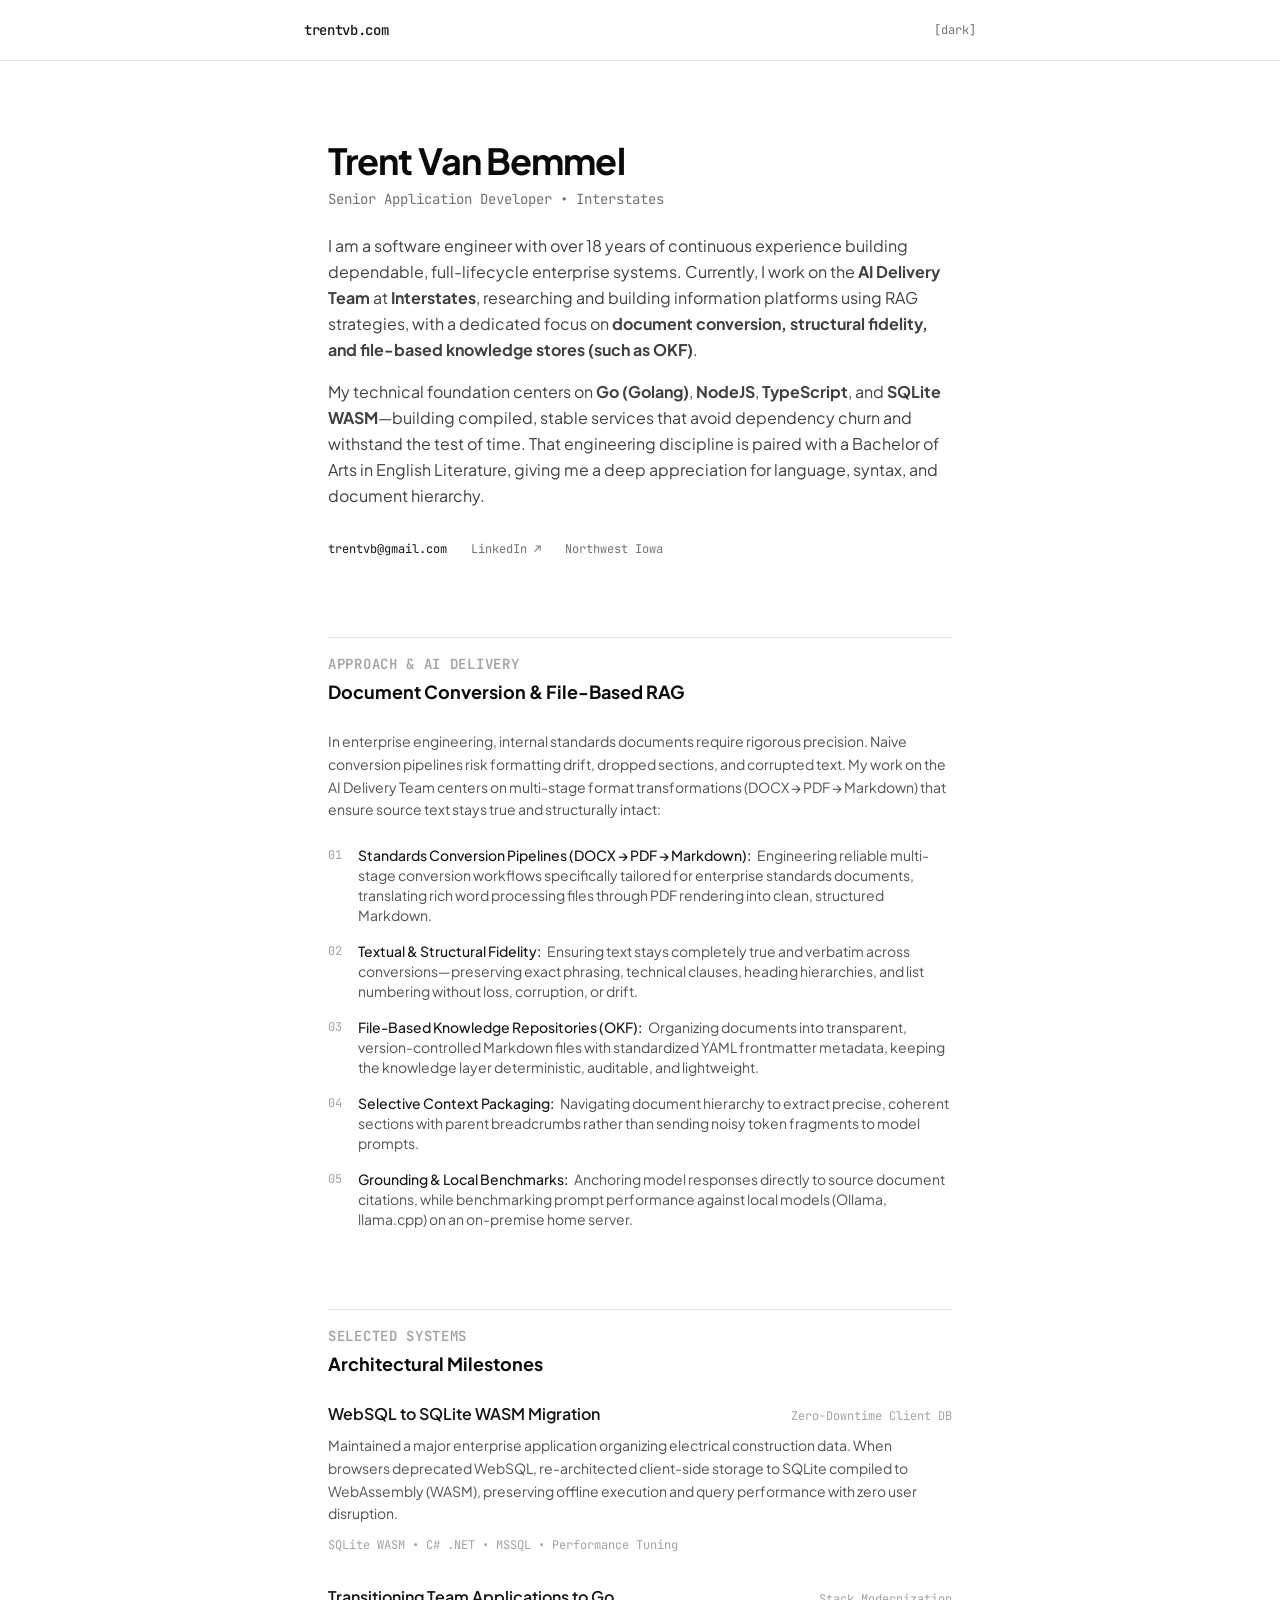
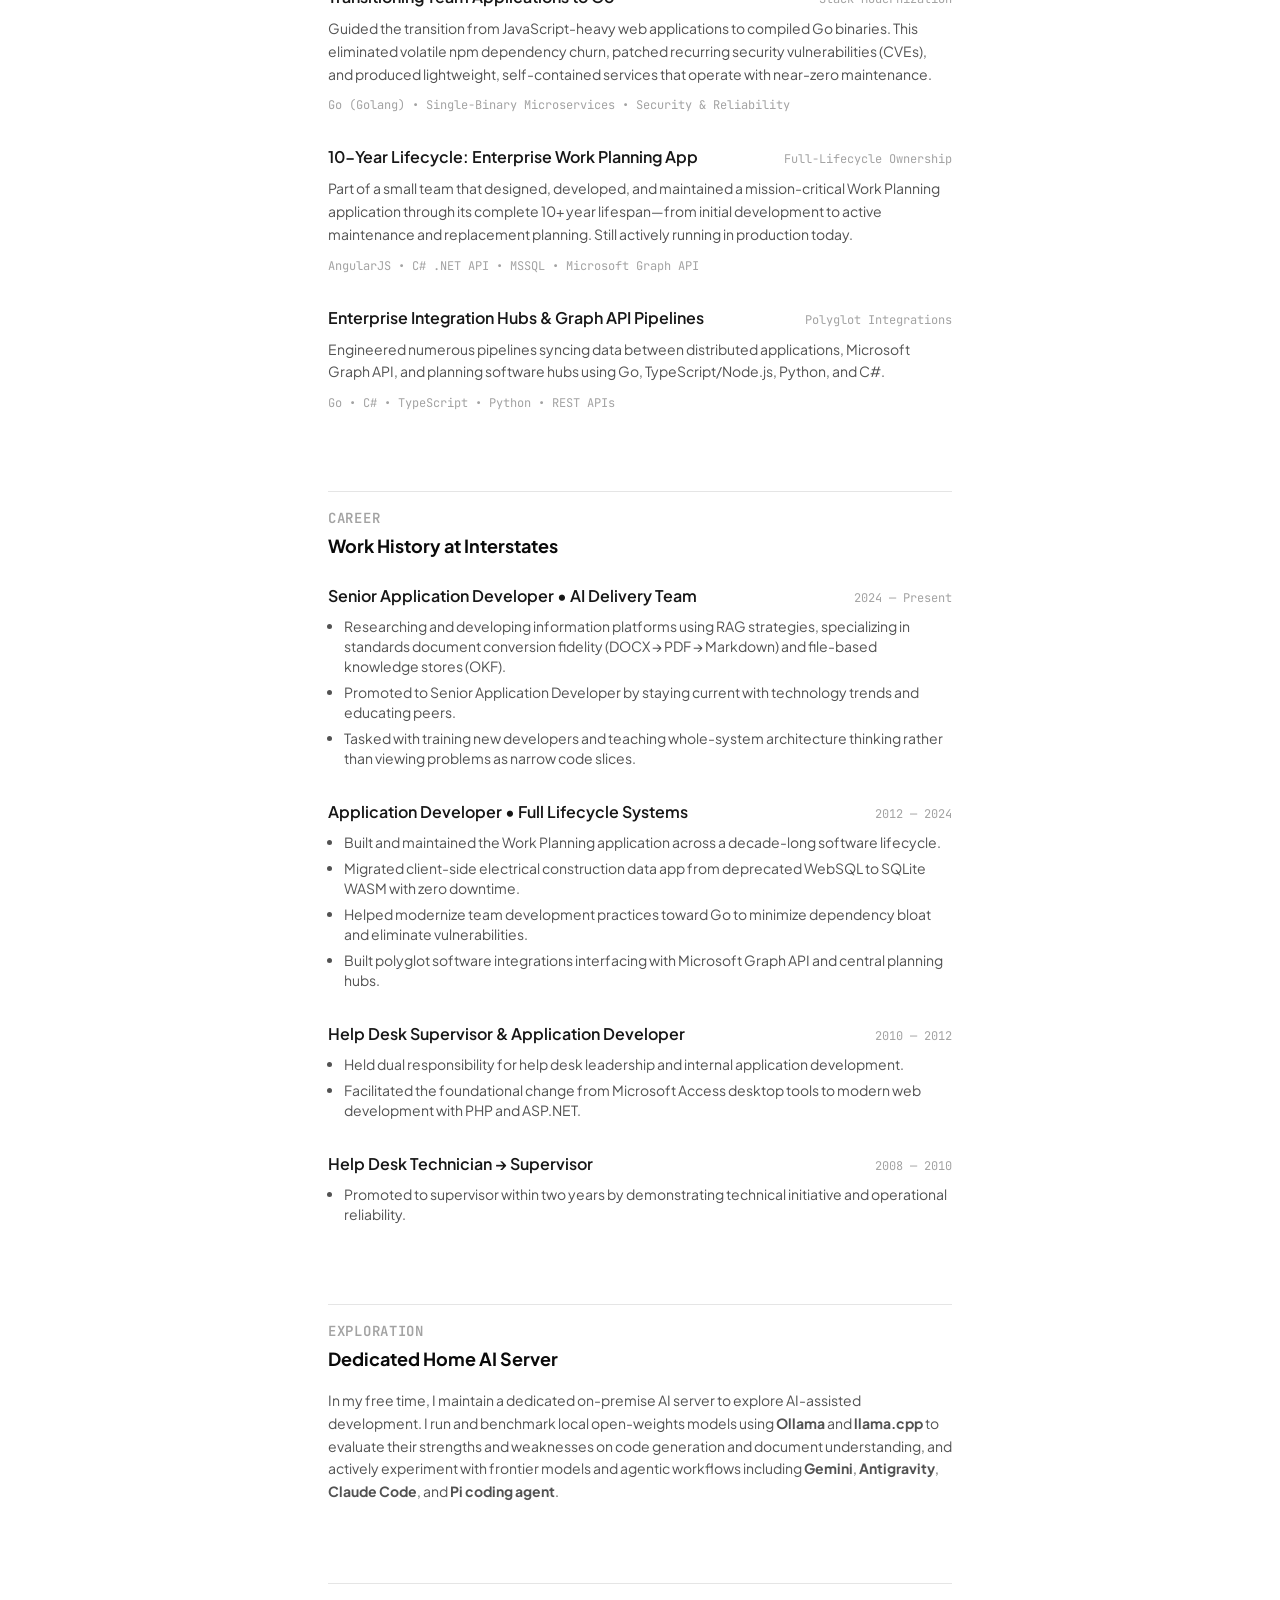
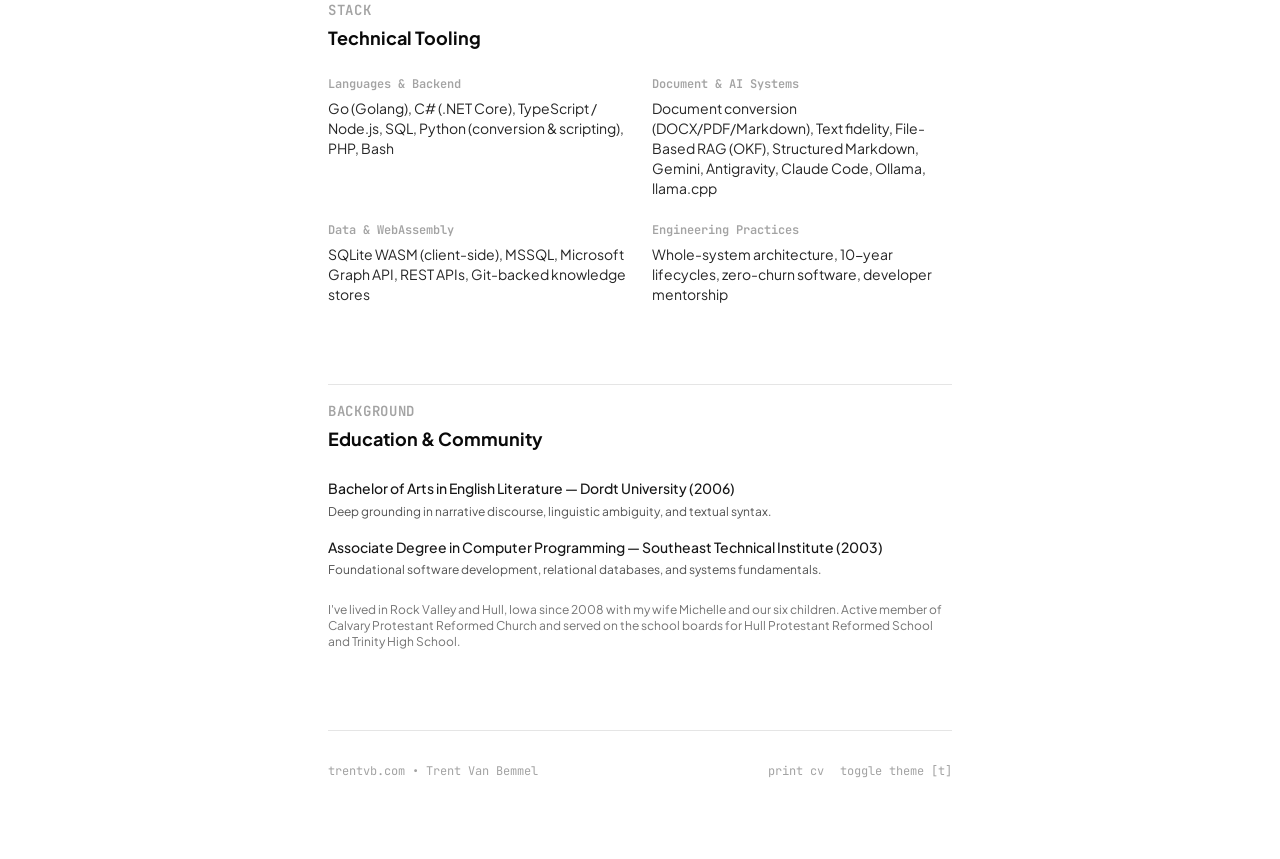
<file: index.html>
<!DOCTYPE html>
<html lang="en" class="dark scroll-smooth">
<head>
  <meta charset="UTF-8">
  <meta name="viewport" content="width=device-width, initial-scale=1.0">
  <meta name="description" content="Trent Van Bemmel - Senior Application Developer at Interstates specializing in Document Conversion, File-Based RAG (OKF), Go, and resilient distributed systems.">
  <title>Trent Van Bemmel | trentvb.com</title>
  
  <link rel="preconnect" href="https://fonts.googleapis.com">
  <link rel="preconnect" href="https://fonts.gstatic.com" crossorigin>
  <link href="https://fonts.googleapis.com/css2?family=JetBrains+Mono:wght@400;500&family=Plus+Jakarta+Sans:wght@400;500;600;700&display=swap" rel="stylesheet">
  <script>
    const savedTheme = localStorage.getItem('theme');
    if (savedTheme === 'light') {
      document.documentElement.classList.remove('dark');
    } else if (savedTheme === 'dark') {
      document.documentElement.classList.add('dark');
    } else if (window.matchMedia && window.matchMedia('(prefers-color-scheme: light)').matches) {
      document.documentElement.classList.remove('dark');
    }
  </script>
  <script type="module" crossorigin src="/assets/index-DWg7dgBC.js"></script>
  <link rel="stylesheet" crossorigin href="/assets/index-QZwkD2FU.css">
</head>
<body class="bg-white text-neutral-900 dark:bg-neutral-950 dark:text-neutral-100 antialiased min-h-screen selection:bg-neutral-200 dark:selection:bg-neutral-800 transition-colors duration-150">

  <!-- TOP MASTHEAD -->
  <header class="border-b border-neutral-200 dark:border-neutral-850 px-6 py-5 no-print">
    <div class="max-w-2xl mx-auto flex items-center justify-between">
      <a href="/" class="font-mono text-sm tracking-tight font-medium text-neutral-900 dark:text-neutral-100 hover:opacity-80">
        trentvb.com
      </a>
      <div class="flex items-center gap-4 text-xs font-mono text-neutral-500">
        <button onclick="toggleTheme()" class="hover:text-neutral-900 dark:hover:text-neutral-100 transition-colors" title="Toggle theme (shortcut: 'T')">
          [<span id="themeBtnLabel">light</span>]
        </button>
      </div>
    </div>
  </header>

  <!-- MAIN EDITORIAL CONTENT -->
  <main class="max-w-2xl mx-auto px-6 py-16 sm:py-20 space-y-20">

    <!-- HERO: The "Business Card" Statement -->
    <section class="space-y-6">
      <div class="space-y-2">
        <h1 class="text-3xl sm:text-4xl font-bold tracking-tight text-neutral-950 dark:text-white">
          Trent Van Bemmel
        </h1>
        <p class="text-sm font-mono text-neutral-500 dark:text-neutral-400">
          Senior Application Developer • Interstates
        </p>
      </div>

      <div class="space-y-4 text-neutral-700 dark:text-neutral-300 leading-relaxed text-base">
        <p>
          I am a software engineer with over 18 years of continuous experience building dependable, full-lifecycle enterprise systems. Currently, I work on the <strong>AI Delivery Team</strong> at <strong>Interstates</strong>, researching and building information platforms using RAG strategies, with a dedicated focus on <strong>document conversion, structural fidelity, and file-based knowledge stores (such as OKF)</strong>.
        </p>
        <p>
          My technical foundation centers on <strong>Go (Golang)</strong>, <strong>NodeJS</strong>, <strong>TypeScript</strong>, and <strong>SQLite WASM</strong>—building compiled, stable services that avoid dependency churn and withstand the test of time. That engineering discipline is paired with a Bachelor of Arts in English Literature, giving me a deep appreciation for language, syntax, and document hierarchy.
        </p>
      </div>

      <!-- Simple Contact Strip -->
      <div class="pt-2 flex flex-wrap items-center gap-x-6 gap-y-2 text-xs font-mono text-neutral-500 dark:text-neutral-400">
        <a href="mailto:trentvb@gmail.com" class="text-neutral-900 dark:text-neutral-100 hover:underline">trentvb@gmail.com</a>
        <a href="https://www.linkedin.com/in/trent-van-bemmel-5b494631/" target="_blank" rel="noopener noreferrer" class="hover:text-neutral-900 dark:hover:text-neutral-100 transition-colors">LinkedIn ↗</a>
        <span>Northwest Iowa</span>
      </div>
    </section>

    <!-- SECTION: DOCUMENT CONVERSION & FILE-BASED RAG -->
    <section class="space-y-6 pt-4 border-t border-neutral-200 dark:border-neutral-850">
      <div class="space-y-1">
        <h2 class="text-sm font-mono uppercase tracking-wider text-neutral-400 dark:text-neutral-500 font-semibold">
          Approach & AI Delivery
        </h2>
        <h3 class="text-lg font-bold text-neutral-950 dark:text-white">
          Document Conversion & File-Based RAG
        </h3>
      </div>

      <p class="text-sm text-neutral-600 dark:text-neutral-300 leading-relaxed">
        In enterprise engineering, internal standards documents require rigorous precision. Naive conversion pipelines risk formatting drift, dropped sections, and corrupted text. My work on the AI Delivery Team centers on multi-stage format transformations (DOCX → PDF → Markdown) that ensure source text stays true and structurally intact:
      </p>

      <div class="space-y-4 font-sans text-sm">
        
        <div class="flex gap-4 items-start">
          <span class="font-mono text-xs text-neutral-400 dark:text-neutral-500 pt-0.5">01</span>
          <div>
            <strong class="font-medium text-neutral-900 dark:text-neutral-100">Standards Conversion Pipelines (DOCX → PDF → Markdown):</strong>
            <span class="text-neutral-600 dark:text-neutral-400 ml-1">
              Engineering reliable multi-stage conversion workflows specifically tailored for enterprise standards documents, translating rich word processing files through PDF rendering into clean, structured Markdown.
            </span>
          </div>
        </div>

        <div class="flex gap-4 items-start">
          <span class="font-mono text-xs text-neutral-400 dark:text-neutral-500 pt-0.5">02</span>
          <div>
            <strong class="font-medium text-neutral-900 dark:text-neutral-100">Textual & Structural Fidelity:</strong>
            <span class="text-neutral-600 dark:text-neutral-400 ml-1">
              Ensuring text stays completely true and verbatim across conversions—preserving exact phrasing, technical clauses, heading hierarchies, and list numbering without loss, corruption, or drift.
            </span>
          </div>
        </div>

        <div class="flex gap-4 items-start">
          <span class="font-mono text-xs text-neutral-400 dark:text-neutral-500 pt-0.5">03</span>
          <div>
            <strong class="font-medium text-neutral-900 dark:text-neutral-100">File-Based Knowledge Repositories (OKF):</strong>
            <span class="text-neutral-600 dark:text-neutral-400 ml-1">
              Organizing documents into transparent, version-controlled Markdown files with standardized YAML frontmatter metadata, keeping the knowledge layer deterministic, auditable, and lightweight.
            </span>
          </div>
        </div>

        <div class="flex gap-4 items-start">
          <span class="font-mono text-xs text-neutral-400 dark:text-neutral-500 pt-0.5">04</span>
          <div>
            <strong class="font-medium text-neutral-900 dark:text-neutral-100">Selective Context Packaging:</strong>
            <span class="text-neutral-600 dark:text-neutral-400 ml-1">
              Navigating document hierarchy to extract precise, coherent sections with parent breadcrumbs rather than sending noisy token fragments to model prompts.
            </span>
          </div>
        </div>

        <div class="flex gap-4 items-start">
          <span class="font-mono text-xs text-neutral-400 dark:text-neutral-500 pt-0.5">05</span>
          <div>
            <strong class="font-medium text-neutral-900 dark:text-neutral-100">Grounding & Local Benchmarks:</strong>
            <span class="text-neutral-600 dark:text-neutral-400 ml-1">
              Anchoring model responses directly to source document citations, while benchmarking prompt performance against local models (Ollama, llama.cpp) on an on-premise home server.
            </span>
          </div>
        </div>

      </div>
    </section>

    <!-- SECTION: NOTABLE ARCHITECTURAL WORK -->
    <section class="space-y-6 pt-4 border-t border-neutral-200 dark:border-neutral-850">
      <div class="space-y-1">
        <h2 class="text-sm font-mono uppercase tracking-wider text-neutral-400 dark:text-neutral-500 font-semibold">
          Selected Systems
        </h2>
        <h3 class="text-lg font-bold text-neutral-950 dark:text-white">
          Architectural Milestones
        </h3>
      </div>

      <div class="space-y-8">

        <!-- Item 1 -->
        <article class="space-y-2">
          <div class="flex flex-col sm:flex-row sm:items-baseline justify-between gap-1">
            <h4 class="font-semibold text-neutral-900 dark:text-neutral-100">
              WebSQL to SQLite WASM Migration
            </h4>
            <span class="font-mono text-xs text-neutral-400 dark:text-neutral-500">Zero-Downtime Client DB</span>
          </div>
          <p class="text-sm text-neutral-600 dark:text-neutral-400 leading-relaxed">
            Maintained a major enterprise application organizing electrical construction data. When browsers deprecated WebSQL, re-architected client-side storage to SQLite compiled to WebAssembly (WASM), preserving offline execution and query performance with zero user disruption.
          </p>
          <div class="font-mono text-xs text-neutral-400 dark:text-neutral-500 pt-1">
            SQLite WASM • C# .NET • MSSQL • Performance Tuning
          </div>
        </article>

        <!-- Item 2 -->
        <article class="space-y-2">
          <div class="flex flex-col sm:flex-row sm:items-baseline justify-between gap-1">
            <h4 class="font-semibold text-neutral-900 dark:text-neutral-100">
              Transitioning Team Applications to Go
            </h4>
            <span class="font-mono text-xs text-neutral-400 dark:text-neutral-500">Stack Modernization</span>
          </div>
          <p class="text-sm text-neutral-600 dark:text-neutral-400 leading-relaxed">
            Guided the transition from JavaScript-heavy web applications to compiled Go binaries. This eliminated volatile npm dependency churn, patched recurring security vulnerabilities (CVEs), and produced lightweight, self-contained services that operate with near-zero maintenance.
          </p>
          <div class="font-mono text-xs text-neutral-400 dark:text-neutral-500 pt-1">
            Go (Golang) • Single-Binary Microservices • Security & Reliability
          </div>
        </article>

        <!-- Item 3 -->
        <article class="space-y-2">
          <div class="flex flex-col sm:flex-row sm:items-baseline justify-between gap-1">
            <h4 class="font-semibold text-neutral-900 dark:text-neutral-100">
              10-Year Lifecycle: Enterprise Work Planning App
            </h4>
            <span class="font-mono text-xs text-neutral-400 dark:text-neutral-500">Full-Lifecycle Ownership</span>
          </div>
          <p class="text-sm text-neutral-600 dark:text-neutral-400 leading-relaxed">
            Part of a small team that designed, developed, and maintained a mission-critical Work Planning application through its complete 10+ year lifespan—from initial development to active maintenance and replacement planning. Still actively running in production today.
          </p>
          <div class="font-mono text-xs text-neutral-400 dark:text-neutral-500 pt-1">
            AngularJS • C# .NET API • MSSQL • Microsoft Graph API
          </div>
        </article>

        <!-- Item 4 -->
        <article class="space-y-2">
          <div class="flex flex-col sm:flex-row sm:items-baseline justify-between gap-1">
            <h4 class="font-semibold text-neutral-900 dark:text-neutral-100">
              Enterprise Integration Hubs & Graph API Pipelines
            </h4>
            <span class="font-mono text-xs text-neutral-400 dark:text-neutral-500">Polyglot Integrations</span>
          </div>
          <p class="text-sm text-neutral-600 dark:text-neutral-400 leading-relaxed">
            Engineered numerous pipelines syncing data between distributed applications, Microsoft Graph API, and planning software hubs using Go, TypeScript/Node.js, Python, and C#.
          </p>
          <div class="font-mono text-xs text-neutral-400 dark:text-neutral-500 pt-1">
            Go • C# • TypeScript • Python • REST APIs
          </div>
        </article>

      </div>
    </section>

    <!-- SECTION: EXPERIENCE TIMELINE -->
    <section class="space-y-6 pt-4 border-t border-neutral-200 dark:border-neutral-850">
      <div class="space-y-1">
        <h2 class="text-sm font-mono uppercase tracking-wider text-neutral-400 dark:text-neutral-500 font-semibold">
          Career
        </h2>
        <h3 class="text-lg font-bold text-neutral-950 dark:text-white">
          Work History at Interstates
        </h3>
      </div>

      <div class="space-y-8">
        
        <!-- Role 1 -->
        <div class="space-y-2">
          <div class="flex flex-col sm:flex-row sm:items-baseline justify-between gap-1">
            <h4 class="font-semibold text-neutral-900 dark:text-neutral-100">
              Senior Application Developer • AI Delivery Team
            </h4>
            <span class="font-mono text-xs text-neutral-400 dark:text-neutral-500">2024 — Present</span>
          </div>
          <ul class="space-y-1.5 text-sm text-neutral-600 dark:text-neutral-400 list-disc pl-4">
            <li>Researching and developing information platforms using RAG strategies, specializing in standards document conversion fidelity (DOCX → PDF → Markdown) and file-based knowledge stores (OKF).</li>
            <li>Promoted to Senior Application Developer by staying current with technology trends and educating peers.</li>
            <li>Tasked with training new developers and teaching whole-system architecture thinking rather than viewing problems as narrow code slices.</li>
          </ul>
        </div>

        <!-- Role 2 -->
        <div class="space-y-2">
          <div class="flex flex-col sm:flex-row sm:items-baseline justify-between gap-1">
            <h4 class="font-semibold text-neutral-900 dark:text-neutral-100">
              Application Developer • Full Lifecycle Systems
            </h4>
            <span class="font-mono text-xs text-neutral-400 dark:text-neutral-500">2012 — 2024</span>
          </div>
          <ul class="space-y-1.5 text-sm text-neutral-600 dark:text-neutral-400 list-disc pl-4">
            <li>Built and maintained the Work Planning application across a decade-long software lifecycle.</li>
            <li>Migrated client-side electrical construction data app from deprecated WebSQL to SQLite WASM with zero downtime.</li>
            <li>Helped modernize team development practices toward Go to minimize dependency bloat and eliminate vulnerabilities.</li>
            <li>Built polyglot software integrations interfacing with Microsoft Graph API and central planning hubs.</li>
          </ul>
        </div>

        <!-- Role 3 -->
        <div class="space-y-2">
          <div class="flex flex-col sm:flex-row sm:items-baseline justify-between gap-1">
            <h4 class="font-semibold text-neutral-900 dark:text-neutral-100">
              Help Desk Supervisor & Application Developer
            </h4>
            <span class="font-mono text-xs text-neutral-400 dark:text-neutral-500">2010 — 2012</span>
          </div>
          <ul class="space-y-1.5 text-sm text-neutral-600 dark:text-neutral-400 list-disc pl-4">
            <li>Held dual responsibility for help desk leadership and internal application development.</li>
            <li>Facilitated the foundational change from Microsoft Access desktop tools to modern web development with PHP and ASP.NET.</li>
          </ul>
        </div>

        <!-- Role 4 -->
        <div class="space-y-2">
          <div class="flex flex-col sm:flex-row sm:items-baseline justify-between gap-1">
            <h4 class="font-semibold text-neutral-900 dark:text-neutral-100">
              Help Desk Technician → Supervisor
            </h4>
            <span class="font-mono text-xs text-neutral-400 dark:text-neutral-500">2008 — 2010</span>
          </div>
          <ul class="space-y-1.5 text-sm text-neutral-600 dark:text-neutral-400 list-disc pl-4">
            <li>Promoted to supervisor within two years by demonstrating technical initiative and operational reliability.</li>
          </ul>
        </div>

      </div>
    </section>

    <!-- SECTION: HOME AI LAB -->
    <section class="space-y-4 pt-4 border-t border-neutral-200 dark:border-neutral-850">
      <div class="space-y-1">
        <h2 class="text-sm font-mono uppercase tracking-wider text-neutral-400 dark:text-neutral-500 font-semibold">
          Exploration
        </h2>
        <h3 class="text-lg font-bold text-neutral-950 dark:text-white">
          Dedicated Home AI Server
        </h3>
      </div>
      <p class="text-sm text-neutral-600 dark:text-neutral-300 leading-relaxed">
        In my free time, I maintain a dedicated on-premise AI server to explore AI-assisted development. I run and benchmark local open-weights models using <strong>Ollama</strong> and <strong>llama.cpp</strong> to evaluate their strengths and weaknesses on code generation and document understanding, and actively experiment with frontier models and agentic workflows including <strong>Gemini</strong>, <strong>Antigravity</strong>, <strong>Claude Code</strong>, and <strong>Pi coding agent</strong>.
      </p>
    </section>

    <!-- SECTION: TECHNICAL ARSENAL -->
    <section class="space-y-6 pt-4 border-t border-neutral-200 dark:border-neutral-850">
      <div class="space-y-1">
        <h2 class="text-sm font-mono uppercase tracking-wider text-neutral-400 dark:text-neutral-500 font-semibold">
          Stack
        </h2>
        <h3 class="text-lg font-bold text-neutral-950 dark:text-white">
          Technical Tooling
        </h3>
      </div>

      <div class="grid grid-cols-1 sm:grid-cols-2 gap-6 text-sm">
        <div class="space-y-1.5">
          <div class="font-mono text-xs text-neutral-400 dark:text-neutral-500 font-semibold">Languages & Backend</div>
          <p class="text-neutral-800 dark:text-neutral-200">
            Go (Golang), C# (.NET Core), TypeScript / Node.js, SQL, Python (conversion & scripting), PHP, Bash
          </p>
        </div>

        <div class="space-y-1.5">
          <div class="font-mono text-xs text-neutral-400 dark:text-neutral-500 font-semibold">Document & AI Systems</div>
          <p class="text-neutral-800 dark:text-neutral-200">
            Document conversion (DOCX/PDF/Markdown), Text fidelity, File-Based RAG (OKF), Structured Markdown, Gemini, Antigravity, Claude Code, Ollama, llama.cpp
          </p>
        </div>

        <div class="space-y-1.5">
          <div class="font-mono text-xs text-neutral-400 dark:text-neutral-500 font-semibold">Data & WebAssembly</div>
          <p class="text-neutral-800 dark:text-neutral-200">
            SQLite WASM (client-side), MSSQL, Microsoft Graph API, REST APIs, Git-backed knowledge stores
          </p>
        </div>

        <div class="space-y-1.5">
          <div class="font-mono text-xs text-neutral-400 dark:text-neutral-500 font-semibold">Engineering Practices</div>
          <p class="text-neutral-800 dark:text-neutral-200">
            Whole-system architecture, 10-year lifecycles, zero-churn software, developer mentorship
          </p>
        </div>
      </div>
    </section>

    <!-- SECTION: EDUCATION & ROOTS -->
    <section class="space-y-6 pt-4 border-t border-neutral-200 dark:border-neutral-850">
      <div class="space-y-1">
        <h2 class="text-sm font-mono uppercase tracking-wider text-neutral-400 dark:text-neutral-500 font-semibold">
          Background
        </h2>
        <h3 class="text-lg font-bold text-neutral-950 dark:text-white">
          Education & Community
        </h3>
      </div>

      <div class="space-y-4 text-sm text-neutral-700 dark:text-neutral-300 leading-relaxed">
        <div class="space-y-1">
          <div class="font-medium text-neutral-900 dark:text-neutral-100">
            Bachelor of Arts in English Literature — Dordt University (2006)
          </div>
          <div class="text-neutral-600 dark:text-neutral-400 text-xs">
            Deep grounding in narrative discourse, linguistic ambiguity, and textual syntax.
          </div>
        </div>

        <div class="space-y-1">
          <div class="font-medium text-neutral-900 dark:text-neutral-100">
            Associate Degree in Computer Programming — Southeast Technical Institute (2003)
          </div>
          <div class="text-neutral-600 dark:text-neutral-400 text-xs">
            Foundational software development, relational databases, and systems fundamentals.
          </div>
        </div>

        <p class="pt-2 text-xs text-neutral-500 dark:text-neutral-400">
          I've lived in Rock Valley and Hull, Iowa since 2008 with my wife Michelle and our six children. Active member of Calvary Protestant Reformed Church and served on the school boards for Hull Protestant Reformed School and Trinity High School.
        </p>
      </div>
    </section>

    <!-- FOOTER / COLOPHON -->
    <footer class="pt-8 border-t border-neutral-200 dark:border-neutral-850 flex flex-col sm:flex-row items-center justify-between gap-4 text-xs font-mono text-neutral-400 dark:text-neutral-500 no-print">
      <div>trentvb.com • Trent Van Bemmel</div>
      <div class="flex gap-4">
        <button onclick="window.print()" class="hover:text-neutral-900 dark:hover:text-neutral-100">print cv</button>
        <button onclick="toggleTheme()" class="hover:text-neutral-900 dark:hover:text-neutral-100">toggle theme [t]</button>
      </div>
    </footer>

  </main>

</body>
</html>
</file>
<file: assets/index-QZwkD2FU.css>
*,:before,:after{--tw-border-spacing-x: 0;--tw-border-spacing-y: 0;--tw-translate-x: 0;--tw-translate-y: 0;--tw-rotate: 0;--tw-skew-x: 0;--tw-skew-y: 0;--tw-scale-x: 1;--tw-scale-y: 1;--tw-pan-x: ;--tw-pan-y: ;--tw-pinch-zoom: ;--tw-scroll-snap-strictness: proximity;--tw-gradient-from-position: ;--tw-gradient-via-position: ;--tw-gradient-to-position: ;--tw-ordinal: ;--tw-slashed-zero: ;--tw-numeric-figure: ;--tw-numeric-spacing: ;--tw-numeric-fraction: ;--tw-ring-inset: ;--tw-ring-offset-width: 0px;--tw-ring-offset-color: #fff;--tw-ring-color: rgb(59 130 246 / .5);--tw-ring-offset-shadow: 0 0 #0000;--tw-ring-shadow: 0 0 #0000;--tw-shadow: 0 0 #0000;--tw-shadow-colored: 0 0 #0000;--tw-blur: ;--tw-brightness: ;--tw-contrast: ;--tw-grayscale: ;--tw-hue-rotate: ;--tw-invert: ;--tw-saturate: ;--tw-sepia: ;--tw-drop-shadow: ;--tw-backdrop-blur: ;--tw-backdrop-brightness: ;--tw-backdrop-contrast: ;--tw-backdrop-grayscale: ;--tw-backdrop-hue-rotate: ;--tw-backdrop-invert: ;--tw-backdrop-opacity: ;--tw-backdrop-saturate: ;--tw-backdrop-sepia: ;--tw-contain-size: ;--tw-contain-layout: ;--tw-contain-paint: ;--tw-contain-style: }::backdrop{--tw-border-spacing-x: 0;--tw-border-spacing-y: 0;--tw-translate-x: 0;--tw-translate-y: 0;--tw-rotate: 0;--tw-skew-x: 0;--tw-skew-y: 0;--tw-scale-x: 1;--tw-scale-y: 1;--tw-pan-x: ;--tw-pan-y: ;--tw-pinch-zoom: ;--tw-scroll-snap-strictness: proximity;--tw-gradient-from-position: ;--tw-gradient-via-position: ;--tw-gradient-to-position: ;--tw-ordinal: ;--tw-slashed-zero: ;--tw-numeric-figure: ;--tw-numeric-spacing: ;--tw-numeric-fraction: ;--tw-ring-inset: ;--tw-ring-offset-width: 0px;--tw-ring-offset-color: #fff;--tw-ring-color: rgb(59 130 246 / .5);--tw-ring-offset-shadow: 0 0 #0000;--tw-ring-shadow: 0 0 #0000;--tw-shadow: 0 0 #0000;--tw-shadow-colored: 0 0 #0000;--tw-blur: ;--tw-brightness: ;--tw-contrast: ;--tw-grayscale: ;--tw-hue-rotate: ;--tw-invert: ;--tw-saturate: ;--tw-sepia: ;--tw-drop-shadow: ;--tw-backdrop-blur: ;--tw-backdrop-brightness: ;--tw-backdrop-contrast: ;--tw-backdrop-grayscale: ;--tw-backdrop-hue-rotate: ;--tw-backdrop-invert: ;--tw-backdrop-opacity: ;--tw-backdrop-saturate: ;--tw-backdrop-sepia: ;--tw-contain-size: ;--tw-contain-layout: ;--tw-contain-paint: ;--tw-contain-style: }*,:before,:after{box-sizing:border-box;border-width:0;border-style:solid;border-color:#e5e7eb}:before,:after{--tw-content: ""}html,:host{line-height:1.5;-webkit-text-size-adjust:100%;-moz-tab-size:4;-o-tab-size:4;tab-size:4;font-family:Plus Jakarta Sans,system-ui,-apple-system,sans-serif;font-feature-settings:normal;font-variation-settings:normal;-webkit-tap-highlight-color:transparent}body{margin:0;line-height:inherit}hr{height:0;color:inherit;border-top-width:1px}abbr:where([title]){-webkit-text-decoration:underline dotted;text-decoration:underline dotted}h1,h2,h3,h4,h5,h6{font-size:inherit;font-weight:inherit}a{color:inherit;text-decoration:inherit}b,strong{font-weight:bolder}code,kbd,samp,pre{font-family:JetBrains Mono,monospace;font-feature-settings:normal;font-variation-settings:normal;font-size:1em}small{font-size:80%}sub,sup{font-size:75%;line-height:0;position:relative;vertical-align:baseline}sub{bottom:-.25em}sup{top:-.5em}table{text-indent:0;border-color:inherit;border-collapse:collapse}button,input,optgroup,select,textarea{font-family:inherit;font-feature-settings:inherit;font-variation-settings:inherit;font-size:100%;font-weight:inherit;line-height:inherit;letter-spacing:inherit;color:inherit;margin:0;padding:0}button,select{text-transform:none}button,input:where([type=button]),input:where([type=reset]),input:where([type=submit]){-webkit-appearance:button;background-color:transparent;background-image:none}:-moz-focusring{outline:auto}:-moz-ui-invalid{box-shadow:none}progress{vertical-align:baseline}::-webkit-inner-spin-button,::-webkit-outer-spin-button{height:auto}[type=search]{-webkit-appearance:textfield;outline-offset:-2px}::-webkit-search-decoration{-webkit-appearance:none}::-webkit-file-upload-button{-webkit-appearance:button;font:inherit}summary{display:list-item}blockquote,dl,dd,h1,h2,h3,h4,h5,h6,hr,figure,p,pre{margin:0}fieldset{margin:0;padding:0}legend{padding:0}ol,ul,menu{list-style:none;margin:0;padding:0}dialog{padding:0}textarea{resize:vertical}input::-moz-placeholder,textarea::-moz-placeholder{opacity:1;color:#9ca3af}input::placeholder,textarea::placeholder{opacity:1;color:#9ca3af}button,[role=button]{cursor:pointer}:disabled{cursor:default}img,svg,video,canvas,audio,iframe,embed,object{display:block;vertical-align:middle}img,video{max-width:100%;height:auto}[hidden]:where(:not([hidden=until-found])){display:none}html{scroll-behavior:smooth}body{font-family:Plus Jakarta Sans,-apple-system,BlinkMacSystemFont,Segoe UI,Roboto,sans-serif}code,pre,.font-mono{font-family:JetBrains Mono,monospace}.mx-auto{margin-left:auto;margin-right:auto}.ml-1{margin-left:.25rem}.inline{display:inline}.flex{display:flex}.grid{display:grid}.min-h-screen{min-height:100vh}.max-w-2xl{max-width:42rem}.list-disc{list-style-type:disc}.grid-cols-1{grid-template-columns:repeat(1,minmax(0,1fr))}.flex-col{flex-direction:column}.flex-wrap{flex-wrap:wrap}.items-start{align-items:flex-start}.items-center{align-items:center}.justify-between{justify-content:space-between}.gap-1{gap:.25rem}.gap-4{gap:1rem}.gap-6{gap:1.5rem}.gap-x-6{-moz-column-gap:1.5rem;column-gap:1.5rem}.gap-y-2{row-gap:.5rem}.space-y-1>:not([hidden])~:not([hidden]){--tw-space-y-reverse: 0;margin-top:calc(.25rem * calc(1 - var(--tw-space-y-reverse)));margin-bottom:calc(.25rem * var(--tw-space-y-reverse))}.space-y-1\.5>:not([hidden])~:not([hidden]){--tw-space-y-reverse: 0;margin-top:calc(.375rem * calc(1 - var(--tw-space-y-reverse)));margin-bottom:calc(.375rem * var(--tw-space-y-reverse))}.space-y-2>:not([hidden])~:not([hidden]){--tw-space-y-reverse: 0;margin-top:calc(.5rem * calc(1 - var(--tw-space-y-reverse)));margin-bottom:calc(.5rem * var(--tw-space-y-reverse))}.space-y-20>:not([hidden])~:not([hidden]){--tw-space-y-reverse: 0;margin-top:calc(5rem * calc(1 - var(--tw-space-y-reverse)));margin-bottom:calc(5rem * var(--tw-space-y-reverse))}.space-y-4>:not([hidden])~:not([hidden]){--tw-space-y-reverse: 0;margin-top:calc(1rem * calc(1 - var(--tw-space-y-reverse)));margin-bottom:calc(1rem * var(--tw-space-y-reverse))}.space-y-6>:not([hidden])~:not([hidden]){--tw-space-y-reverse: 0;margin-top:calc(1.5rem * calc(1 - var(--tw-space-y-reverse)));margin-bottom:calc(1.5rem * var(--tw-space-y-reverse))}.space-y-8>:not([hidden])~:not([hidden]){--tw-space-y-reverse: 0;margin-top:calc(2rem * calc(1 - var(--tw-space-y-reverse)));margin-bottom:calc(2rem * var(--tw-space-y-reverse))}.scroll-smooth{scroll-behavior:smooth}.border-b{border-bottom-width:1px}.border-t{border-top-width:1px}.border-neutral-200{--tw-border-opacity: 1;border-color:rgb(229 229 229 / var(--tw-border-opacity, 1))}.bg-white{--tw-bg-opacity: 1;background-color:rgb(255 255 255 / var(--tw-bg-opacity, 1))}.px-6{padding-left:1.5rem;padding-right:1.5rem}.py-16{padding-top:4rem;padding-bottom:4rem}.py-5{padding-top:1.25rem;padding-bottom:1.25rem}.pl-4{padding-left:1rem}.pt-0\.5{padding-top:.125rem}.pt-1{padding-top:.25rem}.pt-2{padding-top:.5rem}.pt-4{padding-top:1rem}.pt-8{padding-top:2rem}.font-mono{font-family:JetBrains Mono,monospace}.font-sans{font-family:Plus Jakarta Sans,system-ui,-apple-system,sans-serif}.text-3xl{font-size:1.875rem;line-height:2.25rem}.text-base{font-size:1rem;line-height:1.5rem}.text-lg{font-size:1.125rem;line-height:1.75rem}.text-sm{font-size:.875rem;line-height:1.25rem}.text-xs{font-size:.75rem;line-height:1rem}.font-bold{font-weight:700}.font-medium{font-weight:500}.font-semibold{font-weight:600}.uppercase{text-transform:uppercase}.leading-relaxed{line-height:1.625}.tracking-tight{letter-spacing:-.025em}.tracking-wider{letter-spacing:.05em}.text-neutral-400{--tw-text-opacity: 1;color:rgb(163 163 163 / var(--tw-text-opacity, 1))}.text-neutral-500{--tw-text-opacity: 1;color:rgb(115 115 115 / var(--tw-text-opacity, 1))}.text-neutral-600{--tw-text-opacity: 1;color:rgb(82 82 82 / var(--tw-text-opacity, 1))}.text-neutral-700{--tw-text-opacity: 1;color:rgb(64 64 64 / var(--tw-text-opacity, 1))}.text-neutral-800{--tw-text-opacity: 1;color:rgb(38 38 38 / var(--tw-text-opacity, 1))}.text-neutral-900{--tw-text-opacity: 1;color:rgb(23 23 23 / var(--tw-text-opacity, 1))}.text-neutral-950{--tw-text-opacity: 1;color:rgb(10 10 10 / var(--tw-text-opacity, 1))}.antialiased{-webkit-font-smoothing:antialiased;-moz-osx-font-smoothing:grayscale}.transition{transition-property:color,background-color,border-color,text-decoration-color,fill,stroke,opacity,box-shadow,transform,filter,backdrop-filter;transition-timing-function:cubic-bezier(.4,0,.2,1);transition-duration:.15s}.transition-colors{transition-property:color,background-color,border-color,text-decoration-color,fill,stroke;transition-timing-function:cubic-bezier(.4,0,.2,1);transition-duration:.15s}.duration-150{transition-duration:.15s}::-webkit-scrollbar{width:5px;height:5px}::-webkit-scrollbar-track{background:transparent}::-webkit-scrollbar-thumb{background:#a0a0a04d;border-radius:9999px}::-webkit-scrollbar-thumb:hover{background:#a0a0a099}@media print{body{background:#fff!important;color:#111827!important;font-size:11pt}header,footer,button,.no-print{display:none!important}main{max-width:100%!important;padding:0!important;margin:0!important}section{page-break-inside:avoid;border-top-color:#e5e5e5!important}a{color:#111827!important;text-decoration:none!important}}.selection\:bg-neutral-200 *::-moz-selection{--tw-bg-opacity: 1;background-color:rgb(229 229 229 / var(--tw-bg-opacity, 1))}.selection\:bg-neutral-200 *::selection{--tw-bg-opacity: 1;background-color:rgb(229 229 229 / var(--tw-bg-opacity, 1))}.selection\:bg-neutral-200::-moz-selection{--tw-bg-opacity: 1;background-color:rgb(229 229 229 / var(--tw-bg-opacity, 1))}.selection\:bg-neutral-200::selection{--tw-bg-opacity: 1;background-color:rgb(229 229 229 / var(--tw-bg-opacity, 1))}.hover\:text-neutral-900:hover{--tw-text-opacity: 1;color:rgb(23 23 23 / var(--tw-text-opacity, 1))}.hover\:underline:hover{text-decoration-line:underline}.hover\:opacity-80:hover{opacity:.8}.dark\:bg-neutral-950:is(.dark *){--tw-bg-opacity: 1;background-color:rgb(10 10 10 / var(--tw-bg-opacity, 1))}.dark\:text-neutral-100:is(.dark *){--tw-text-opacity: 1;color:rgb(245 245 245 / var(--tw-text-opacity, 1))}.dark\:text-neutral-200:is(.dark *){--tw-text-opacity: 1;color:rgb(229 229 229 / var(--tw-text-opacity, 1))}.dark\:text-neutral-300:is(.dark *){--tw-text-opacity: 1;color:rgb(212 212 212 / var(--tw-text-opacity, 1))}.dark\:text-neutral-400:is(.dark *){--tw-text-opacity: 1;color:rgb(163 163 163 / var(--tw-text-opacity, 1))}.dark\:text-neutral-500:is(.dark *){--tw-text-opacity: 1;color:rgb(115 115 115 / var(--tw-text-opacity, 1))}.dark\:text-white:is(.dark *){--tw-text-opacity: 1;color:rgb(255 255 255 / var(--tw-text-opacity, 1))}.dark\:selection\:bg-neutral-800 *:is(.dark *)::-moz-selection{--tw-bg-opacity: 1;background-color:rgb(38 38 38 / var(--tw-bg-opacity, 1))}.dark\:selection\:bg-neutral-800 *:is(.dark *)::selection{--tw-bg-opacity: 1;background-color:rgb(38 38 38 / var(--tw-bg-opacity, 1))}.dark\:selection\:bg-neutral-800:is(.dark *)::-moz-selection{--tw-bg-opacity: 1;background-color:rgb(38 38 38 / var(--tw-bg-opacity, 1))}.dark\:selection\:bg-neutral-800:is(.dark *)::selection{--tw-bg-opacity: 1;background-color:rgb(38 38 38 / var(--tw-bg-opacity, 1))}.dark\:hover\:text-neutral-100:hover:is(.dark *){--tw-text-opacity: 1;color:rgb(245 245 245 / var(--tw-text-opacity, 1))}@media(min-width:640px){.sm\:grid-cols-2{grid-template-columns:repeat(2,minmax(0,1fr))}.sm\:flex-row{flex-direction:row}.sm\:items-baseline{align-items:baseline}.sm\:py-20{padding-top:5rem;padding-bottom:5rem}.sm\:text-4xl{font-size:2.25rem;line-height:2.5rem}}
</file>
